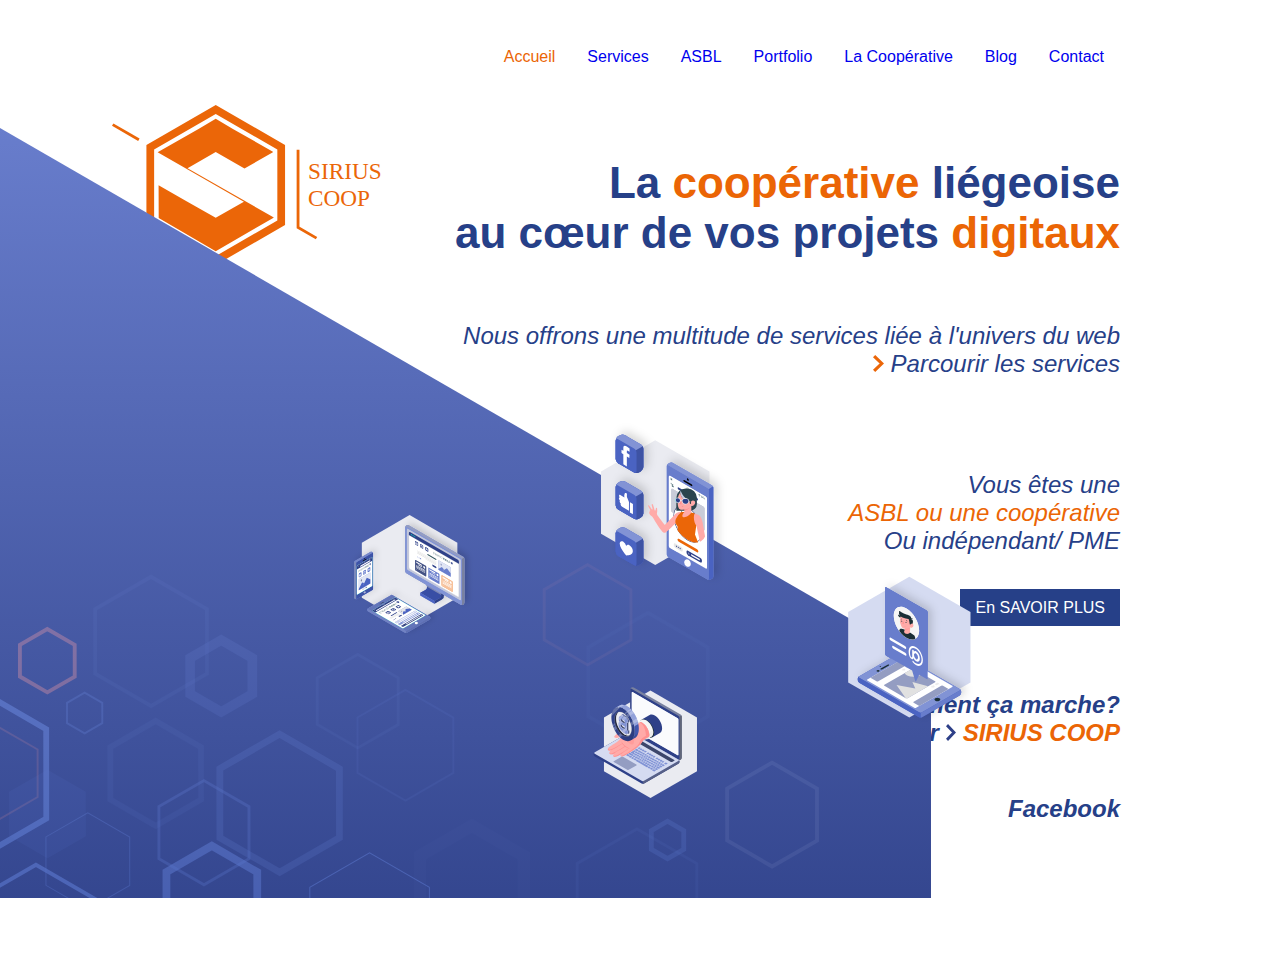
<file: index.html>
<!DOCTYPE html>
<html lang="fr">
  <head>
    <meta charset="UTF-8" />
    <meta name="viewport" content="width=device-width, initial-scale=1.0" />
    <title>Sirius Coop</title>
    <link rel="stylesheet" href="css/style.css" />
  </head>
  <body class="accueil">
    <div class="main-container">
      <header>
        <nav class="main-nav" role="navigation">
          <ul class="main-menu">
            <li class="active"><a href="index.html">Accueil</a></li>
            <li><a href="services.html">Services</a></li>
            <li><a href="asbl.html">ASBL</a></li>
            <li><a href="portfolio.html">Portfolio</a></li>
            <li><a href="lacooperative.html">La Coopérative</a></li>
            <li><a href="blog.html">Blog</a></li>
            <li><a href="contact.html">Contact</a></li>
          </ul>
        </nav>
      </header>
      <div class="logo">
        <img src="img/SiriusCoop.svg" alt="logo du site" />
      </div>
      <!--Home page starting-->
      <section id="accueil" class="home-section active">
        <div class="home-section__content">
          <div class="home-section__content--text">
            <div class="home-section__content__text--title">
              <h1>
                La
                <span class="orange-color">coopérative</span>
                liégeoise
                <br />
                au cœur de vos projets
                <span class="orange-color">digitaux</span>
              </h1>
            </div>
            <div class="home-section__content__text--presentation">
              <p>
                Nous offrons une multitude de services liée à l'univers du web
                <br />
                <a href="services.html">
                  <img src="img/arrow-orange.svg" alt="" />
                </a>
                Parcourir les services
              </p>
            </div>
            <div class="home-section__content__text--options">
              <p>
                Vous êtes une
                <br />
                <span class="orange-color">ASBL ou une coopérative</span>
                <br />
                Ou indépendant/ PME
              </p>
            </div>

            <a class="home-section__content__text--contact-btn" href="#contact">
              En SAVOIR PLUS
            </a>
            <div class="home-section__content__text--infos">
              <p>
                Une coopérative? Qu'est ce que c'est? Comment ça marche?
                <br />
                En savoir plus sur
                <img src="img/arrow-blue (1).svg" />
                <a class="orange-color" href="#coopérative">SIRIUS COOP</a>
              </p>
              <div class="contacter">
                <p class="number">0486269138</p>
                <p class="mail">info@siriuscoop.be</p>
                <p class="facebook">Facebook</p>
              </div>
            </div>
          </div>
          <div class="home-section__content--images">
            <img class="img1" src="img/Site Internet.svg" alt="" />
            <img class="img2" src="img/Strategie Digitale.svg" alt="" />
            <img class="img3" src="img/E-Commerce - ERP.svg" alt="" />
            <img class="img4" src="img/Personal Bandring.svg" alt="" />
          </div>
        </div>
      </section>

      <!--End home page-->
    </div>
  </body>
</html>
</file>
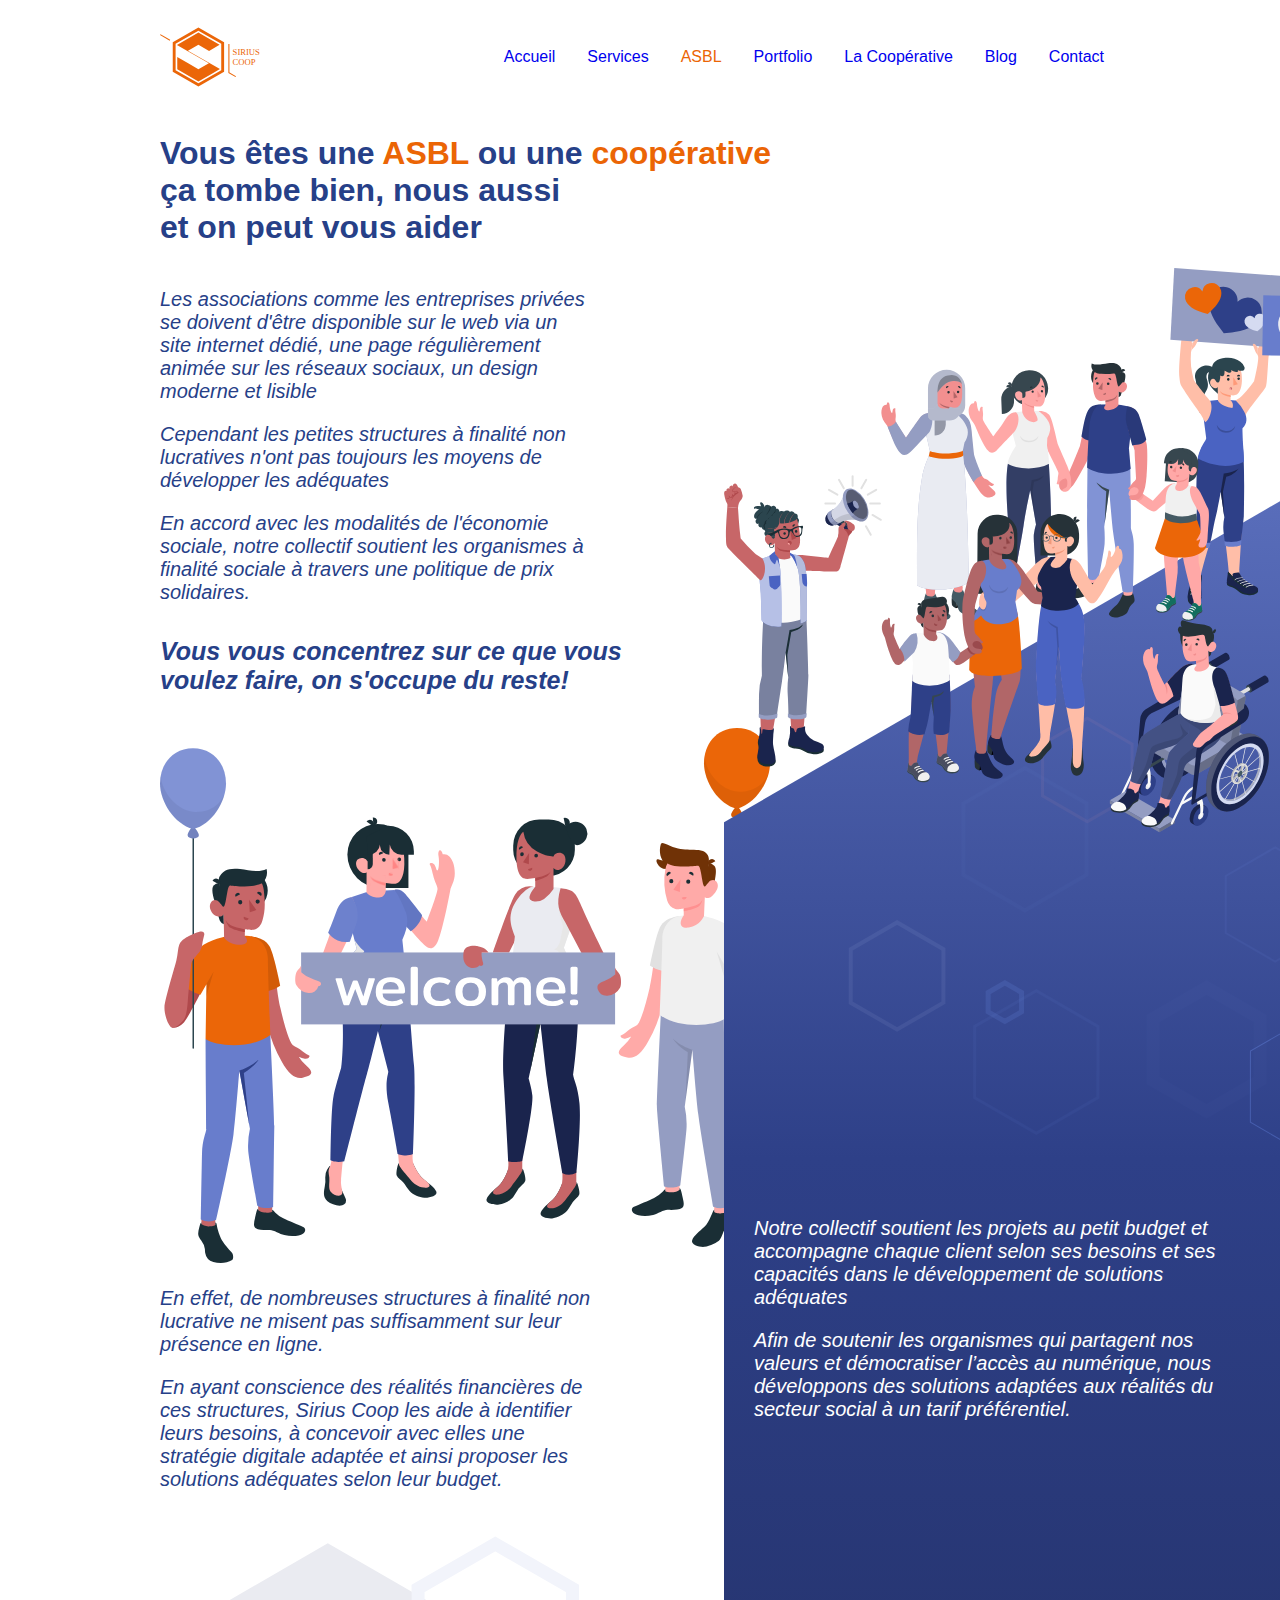
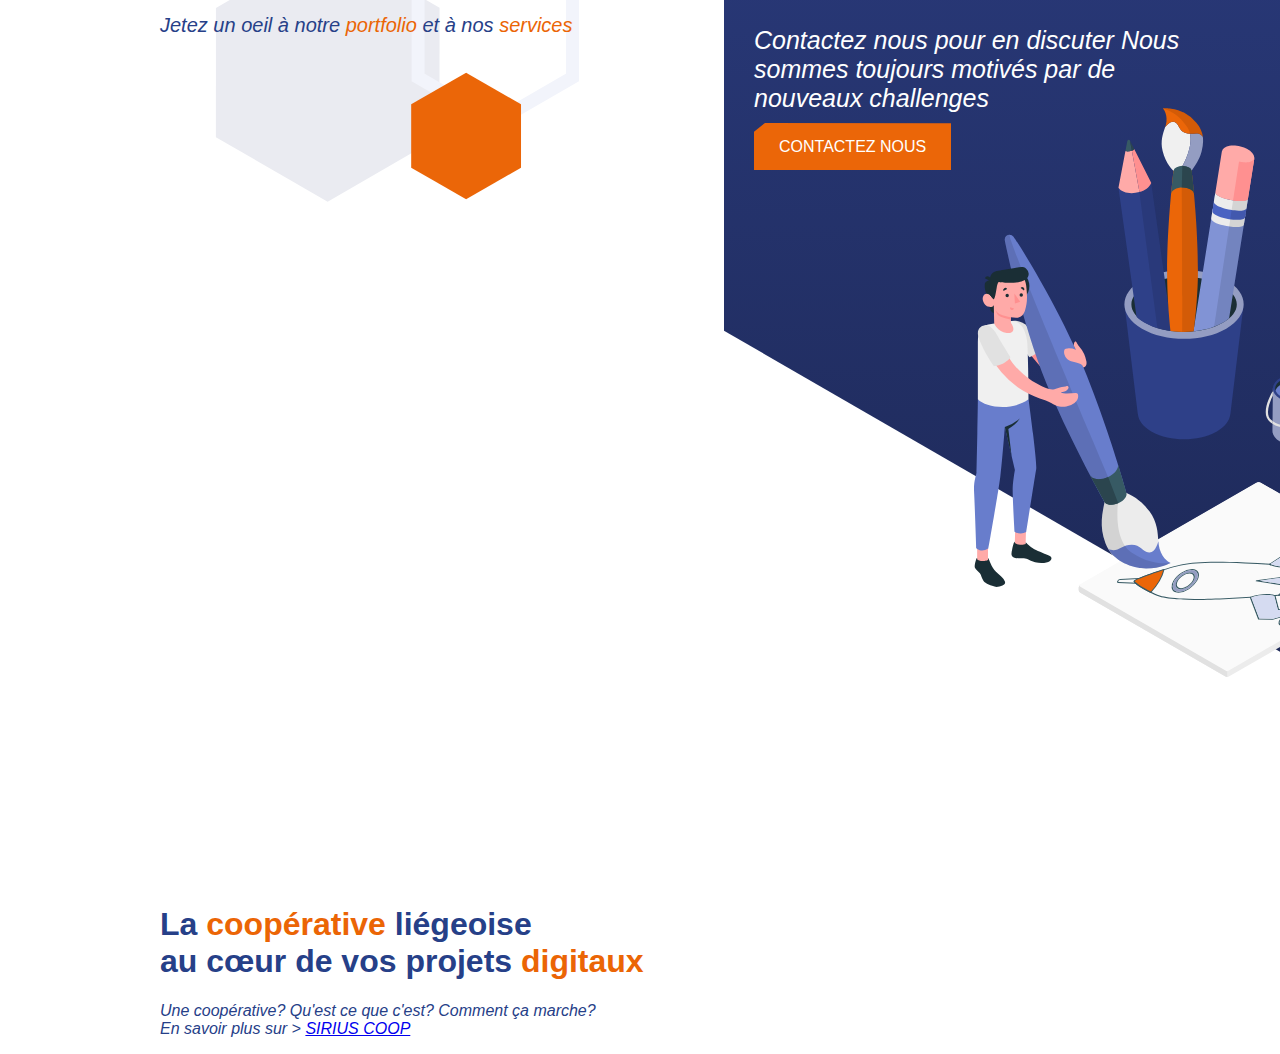
<file: asbl.html>
<!DOCTYPE html>
<html lang="en">
  <head>
    <meta charset="UTF-8" />
    <meta name="viewport" content="width=device-width, initial-scale=1.0" />
    <title>Sirius Coop</title>
    <link rel="stylesheet" href="css/style.css" />
  </head>
  <body>
    <div id="asbl" class="page-asbl">
      <!--header-->
      <header class="logo-header">
        <img src="img/SiriusCoop.svg" alt="logo du site" />
        <nav class="main-nav" role="navigation">
          <ul class="main-menu">
            <li><a href="index.html">Accueil</a></li>
            <li><a href="services.html">Services</a></li>
            <li class="active"><a href="asbl.html">ASBL</a></li>
            <li><a href="portfolio.html">Portfolio</a></li>
            <li><a href="lacooperative.html">La Coopérative</a></li>
            <li><a href="blog.html">Blog</a></li>
            <li><a href="contact.html">Contact</a></li>
          </ul>
        </nav>
      </header>
      <!--contenu principal-->
      <div id="asblContent" class="asblContainer">
        <h1 class="asblContainer__textIntroductif">
          Vous êtes une
          <a class="orange" href="asbl.html">ASBL</a>
          ou une
          <a class="orange" href="lacooperative.html">coopérative</a>
          <br />
          ça tombe bien, nous aussi
          <br />
          et on peut vous aider
        </h1>
        <div class="asblContainer__flex-content">
          <div class="flex-content__colonne1">
            <p>
              Les associations comme les entreprises privées se doivent d'être
              disponible sur le web via un site internet dédié, une page
              régulièrement animée sur les réseaux sociaux, un design moderne et
              lisible
            </p>
            <p>
              Cependant les petites structures à finalité non lucratives n'ont
              pas toujours les moyens de développer les adéquates
            </p>
            <p>
              En accord avec les modalités de l'économie sociale, notre
              collectif soutient les organismes à finalité sociale à travers une
              politique de prix solidaires.
            </p>
            <h4>
              Vous vous concentrez sur ce que vous
              <br />
              voulez faire, on s'occupe du reste!
            </h4>
            <img src="img/welcome.svg" alt="" />
            <div class="flex-content__colonne1--text">
              <p>
                En effet, de nombreuses structures à finalité non lucrative ne
                misent pas suffisamment sur leur présence en ligne.
              </p>
              <p>
                En ayant conscience des réalités financières de ces structures,
                Sirius Coop les aide à identifier leurs besoins, à concevoir
                avec elles une stratégie digitale adaptée et ainsi proposer les
                solutions adéquates selon leur budget.
              </p>
            </div>
            <div class="flex-content__colonne1--backgroundMozaique">
              <img src="img/cta-background.svg" alt="" />
              <p>
                Jetez un oeil à notre
                <span class="orange-color">portfolio</span>
                et à nos
                <span class="orange-color">services</span>
              </p>
            </div>
          </div>
          <div class="flex-content__colonne2">
            <div class="flex-content__colonne2--peopleSvg">
              <img src="img/people.svg" alt="" />
            </div>
            <div class="flex-content__colonne2--text">
              <p>
                Notre collectif soutient les projets au petit budget et
                accompagne chaque client selon ses besoins et ses capacités dans
                le développement de solutions adéquates
              </p>
              <p>
                Afin de soutenir les organismes qui partagent nos valeurs et
                démocratiser l’accès au numérique, nous développons des
                solutions adaptées aux réalités du secteur social à un tarif
                préférentiel.
              </p>
            </div>
            <div class="flex-content__colonne2--calltoaction">
              <p>
                Contactez nous pour en discuter Nous sommes toujours motivés par
                de nouveaux challenges
              </p>
              <a href="contact.html">CONTACTEZ NOUS</a>
            </div>
            <div class="flex-content__colonne2--rocketSvg">
              <img src="img/drawing-rocket.svg" alt="" />
            </div>
          </div>
        </div>
        <div class="asblContainer__baspage">
          <div class="baspage__text">
            <h1>
              La
              <span class="orange-color">coopérative</span>
              liégeoise
              <br />
              au cœur de vos projets
              <span class="orange-color">digitaux</span>
            </h1>
            <p>
              Une coopérative? Qu'est ce que c'est? Comment ça marche?
              <br />
              En savoir plus sur >
              <a href="#coopérative">SIRIUS COOP</a>
            </p>
          </div>
          <div class="baspage__contact"></div>
        </div>
      </div>
      <!--fin contenu principal-->
      <footer></footer>
    </div>
  </body>
</html>
</file>
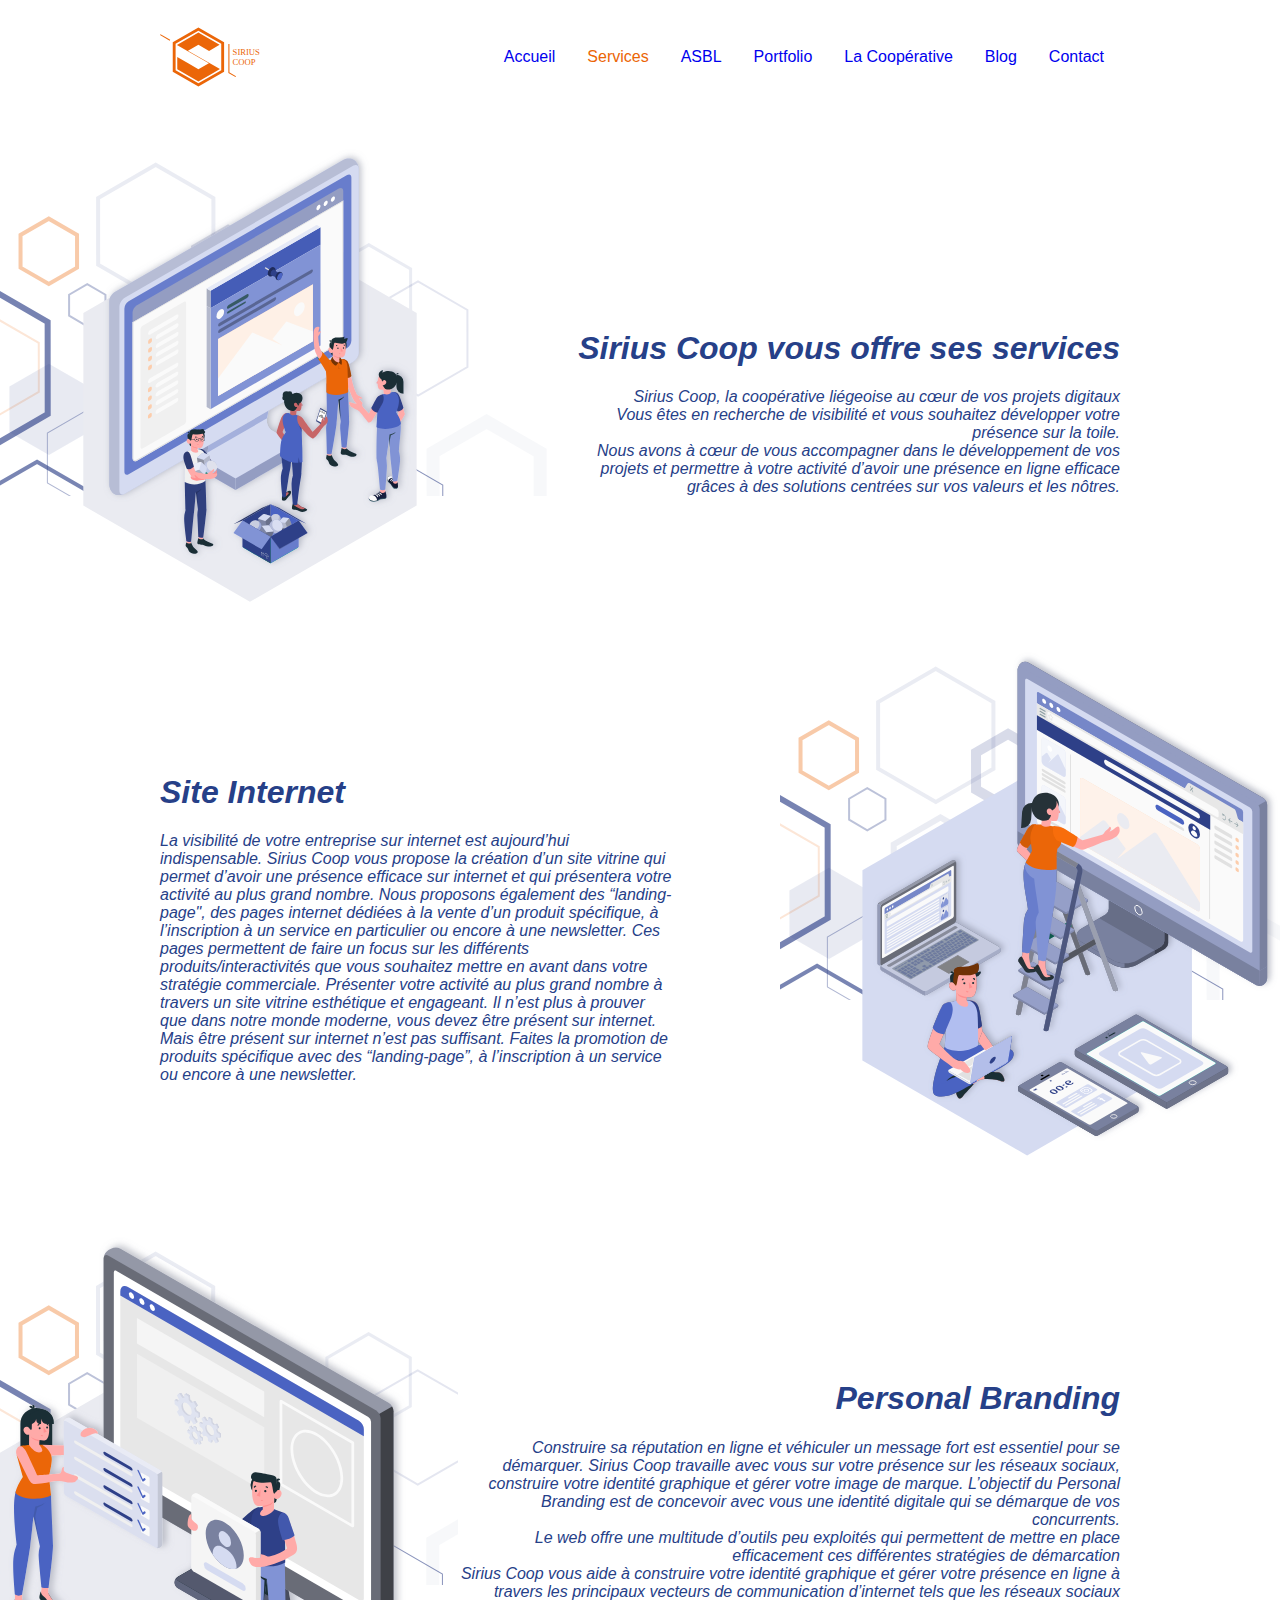
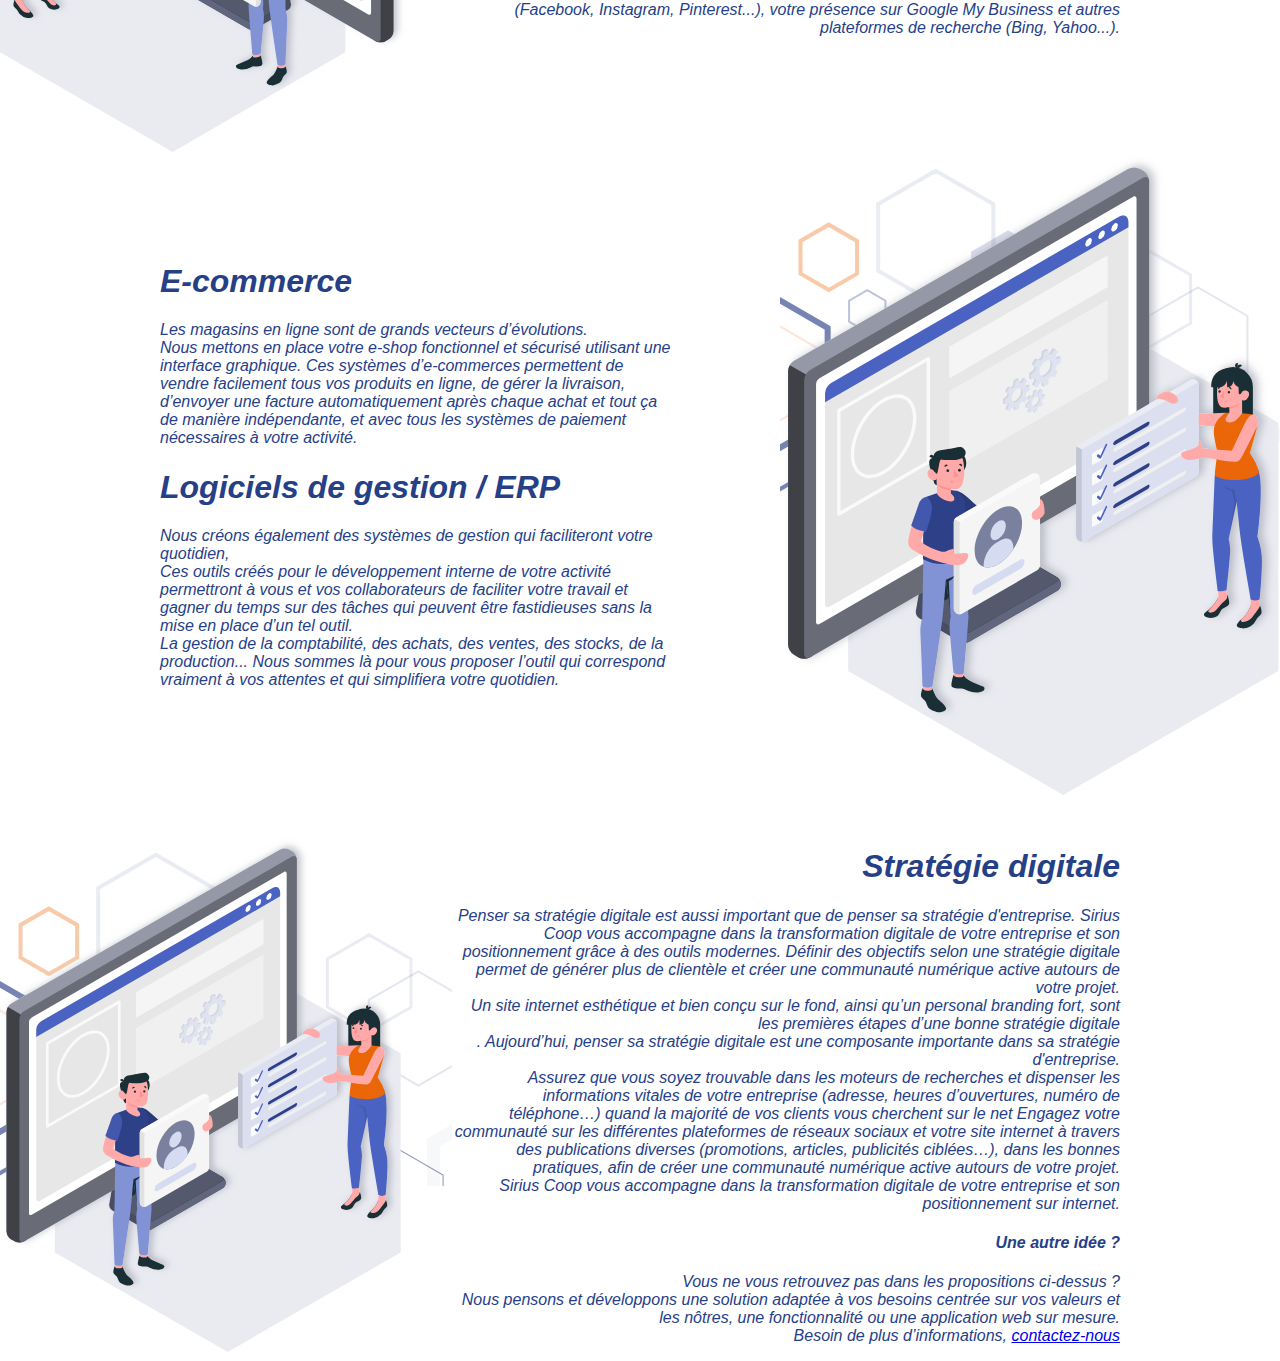
<file: services.html>
<!DOCTYPE html>
<html lang="fr">
<head>
  <meta charset="UTF-8">
  <meta name="viewport" content="width=device-width, initial-scale=1.0">
  <title>Sirius Coop</title>
  <link rel="stylesheet" href="css/style.css" />
</head>
<body>
  <div id="services" class="services-page">
    <!--header-->
    <header class="logo-header">
      <img src="img/SiriusCoop.svg" alt="logo du site" />
      <nav class="main-nav" role="navigation">
        <ul class="main-menu">
          <li><a href="index.html">Accueil</a></li>
          <li class="active"><a href="services.html">Services</a></li>
          <li><a href="asbl.html">ASBL</a></li>
          <li><a href="portfolio.html">Portfolio</a></li>
          <li><a href="lacooperative.html">La Coopérative</a></li>
          <li><a href="blog.html">Blog</a></li>
          <li><a href="contact.html">Contact</a></li>
        </ul>
      </nav>
    </header>
    <!--fin header-->
    <!--contenu principal-->
    <div class="services-page__container">
      <div class="services-page__container--services">
        <img src="img/services-header.svg" />
        <div class="textService">
          <h1>Sirius Coop vous offre ses services</h1>
          <p>
            Sirius Coop, la coopérative liégeoise au cœur de vos projets
            digitaux
            <br />
            Vous êtes en recherche de visibilité et vous souhaitez
            développer votre présence sur la toile.
            <br />
            Nous avons à cœur de vous accompagner dans le développement de
            vos projets et permettre à votre activité d’avoir une présence
            en ligne efficace grâces à des solutions centrées sur vos
            valeurs et les nôtres.
          </p>
        </div>
      </div>
      <div class="services-page__container--siteInternet">
        <div class="textSiteinternet">
          <h1>Site Internet</h1>
          <p>
            La visibilité de votre entreprise sur internet est aujourd’hui
            indispensable. Sirius Coop vous propose la création d’un site
            vitrine qui permet d’avoir une présence efficace sur internet et
            qui présentera votre activité au plus grand nombre. Nous
            proposons également des “landing-page", des pages internet
            dédiées à la vente d’un produit spécifique, à l’inscription à un
            service en particulier ou encore à une newsletter. Ces pages
            permettent de faire un focus sur les différents
            produits/interactivités que vous souhaitez mettre en avant dans
            votre stratégie commerciale. Présenter votre activité au plus
            grand nombre à travers un site vitrine esthétique et engageant.
            Il n’est plus à prouver que dans notre monde moderne, vous devez
            être présent sur internet. Mais être présent sur internet n’est
            pas suffisant. Faites la promotion de produits spécifique avec
            des “landing-page”, à l’inscription à un service ou encore à une
            newsletter.
          </p>
        </div>
        <img src="img/Services Internet.svg" />
      </div>
      <div class="services-page__container--personalBranding">
        <img src="img/identite-digitale.svg" />
        <div class="textPersonalbranding">
          <h1>Personal Branding</h1>
          <p>
          Construire sa réputation en ligne et véhiculer un message fort est essentiel pour se démarquer. Sirius Coop travaille avec vous sur votre présence sur les réseaux sociaux, construire votre identité graphique et gérer votre image de marque. L’objectif du Personal Branding est de concevoir avec vous une identité digitale qui se démarque de vos concurrents.<br>
          Le web offre une multitude d’outils peu exploités qui permettent de mettre en place efficacement ces différentes stratégies de démarcation<br>
          Sirius Coop vous aide à construire votre identité graphique et gérer votre présence en ligne à travers les principaux vecteurs de communication d’internet tels que les réseaux sociaux (Facebook, Instagram, Pinterest...), votre présence sur Google My Business et autres plateformes de recherche (Bing, Yahoo...).
          </p>
        </div>
      </div>
      <div class="services-page__container--eCommerceErp">
        <div class="textEcommerceErp">
          <p>
            <h1> E-commerce</h1>
              Les magasins en ligne sont de grands vecteurs d’évolutions.<br>
            Nous mettons en place votre e-shop fonctionnel et sécurisé utilisant une interface graphique. Ces systèmes d’e-commerces permettent de vendre facilement tous vos produits en ligne, de gérer la livraison, d’envoyer une facture automatiquement après chaque achat et tout ça de manière indépendante, et avec tous les systèmes de paiement nécessaires à votre activité.<br>
            <h1>Logiciels de gestion / ERP</h1>
            Nous créons également des systèmes de gestion qui faciliteront votre quotidien,<br>
            Ces outils créés pour le développement interne de votre activité permettront à vous et vos collaborateurs de faciliter votre travail et gagner du temps sur des tâches qui peuvent être fastidieuses sans la mise en place d’un tel outil.<br>
            La gestion de la comptabilité, des achats, des ventes, des stocks, de la production... Nous sommes là pour vous proposer l’outil qui correspond vraiment à vos attentes et qui simplifiera votre quotidien.
          </p>
        </div>
        <img src="img/e-commerce-erp.svg" />
      </div>
      <div class="services-page__container--StrategieDigitale">
        <img src="img/e-commerce-erp.svg" />
        <div class="textStrategieDigitale">
          <p>
            <h1>Stratégie digitale</h1>
            Penser sa stratégie digitale est aussi important que de penser sa stratégie d'entreprise. Sirius Coop vous accompagne dans la transformation digitale de votre entreprise et son positionnement grâce à des outils modernes. Définir des objectifs selon une stratégie digitale permet de générer plus de clientèle et créer une communauté numérique active autours de votre projet.<br>

            Un site internet esthétique et bien conçu sur le fond, ainsi qu’un personal branding fort, sont les premières étapes d’une bonne stratégie digitale<br>.

            Aujourd’hui, penser sa stratégie digitale est une composante importante dans sa stratégie d'entreprise.<br>
            Assurez que vous soyez trouvable dans les moteurs de recherches et dispenser les informations vitales de votre entreprise (adresse, heures d’ouvertures, numéro de téléphone…) quand la majorité de vos clients vous cherchent sur le net
            Engagez votre communauté sur les différentes plateformes de réseaux sociaux et votre site internet à travers des publications diverses (promotions, articles, publicités ciblées…), dans les bonnes pratiques, afin de créer une communauté numérique active autours de votre projet.<br>

            Sirius Coop vous accompagne dans la transformation digitale de votre entreprise et son positionnement sur internet.
            <h4>Une autre idée ?</h4>
            Vous ne vous retrouvez pas dans les propositions ci-dessus ?<br>

            Nous pensons et développons une solution adaptée à vos besoins centrée sur vos valeurs et les nôtres, une fonctionnalité ou une application web sur mesure.<br>

            Besoin de plus d’informations, <a href="#">contactez-nous</a>
          </p>
        </div>
      </div>
    </div>
    <!--fin contenu principal-->
    <footer></footer>
  </div>
</body>
</html>
</file>
<file: css/style.css>
/* GLOBAL */
body {
  font-family: roboto, sans-serif;
  padding: 0%;
  margin: 0%;
}
/*img {
  width: 50%;
}*/
/* PAGE ACCUEIL*/
.accueil {
  overflow: hidden;
}
.main-container {
  width: 100vw;
  height: 100vh;
}
/* header page accueil */
.main-nav ul {
  display: flex;
  flex-direction: row;
  justify-content: flex-end;
  padding: 0%;
  margin: 2em 10em;
  list-style: none;
}
.main-nav {
  width: 100%;
}
.main-nav a {
  text-decoration: none;
  padding: 1em;
  text-align: center;
  display: inline-block;
}
.main-menu li.active a {
  color: #eb6505;
}
/*  global header autres pages*/
.logo-header {
  display: flex;
  flex-direction: row;
}
.logo-header img {
  width: 100px;
  margin-left: 10em;
}

/* logo de la page d'accueil*/
.logo {
  /*width: 50%;*/
  width: 300px;
  position: absolute;
  top: 90px;
  padding-top: 15px;
  padding-left: 7em;
}
.logo img {
  width: 90%;
}
/*  CONTENU PAGE D'ACCUEIL */
#accueil {
}
.home-section__content {
  height: 850px;
}

.home-section__content--text {
  text-align: right;
  margin-right: 10em;
  padding-top: 15px;
  color: #264088;
}
.home-section__content__text--title {
  padding-bottom: 10px;
  margin-top: 5px;
}
.home-section__content__text--title h1 {
  font-size: 44px;
  font-weight: bold;
}
.orange-color {
  color: #eb6505;
}
.home-section__content__text--presentation p {
  font-style: italic;
  font-size: 24px;
}
.home-section__content__text--presentation a {
  text-decoration: none;
}
.home-section__content__text--options {
  padding: 45px 0 20px;
}
.home-section__content__text--options p {
  text-align: right;
  font-style: italic;
  font-size: 24px;
}
.home-section__content__text--contact-btn {
  background-color: #264088;
  color: #ffffff;
  text-decoration: none;
  padding: 10px 15px;
}
.home-section__content__text--infos {
  font-weight: bold;
  font-size: 24px;
  font-style: oblique;
  padding-top: 50px;
}
.home-section__content__text--infos a {
  text-decoration: none;
}
.contacter {
  display: flex;
  flex-direction: row;
  justify-content: space-between;
  color: #264088;
}
.home-section__content--images {
  background-image: url(../img/blue-background-accueil.svg);
  background-repeat: no-repeat;
  position: relative;
  top: -719px;
  width: 974;
  height: 770px;
  /*width: 50vw;*/
  /*height: 50vh;*/
  background-position: bottom left;
}
.home-section__content--images img {
  width: 130px;
  position: absolute;
}
.img1 {
  top: 385px;
  left: 347px;
}
.img2 {
  top: 290px;
  left: 601px;
}
.img3 {
  top: 549px;
  left: 587px;
}
.img4 {
  top: 444px;
  left: 848px;
}

/* PAGE SERVICES */
.services-page__container {
  /*margin: 2em 7em;*/
  color: #264088;
  font-style: oblique;
  /*font-size: 20px;*/
}
.services-page__container h1 {
  font-weight: bold;
}
/* differents services de la coop */

.services-page__container--services {
  display: flex;
  flex-direction: row;
  justify-content: space-between;
  align-items: center;
  margin: 2em 10em 0 0;
}
.services-page__container--services img {
  padding-right: 50px;
}
.textService {
  text-align: right;
  padding-top: 25px;
}
/* Site internet */
.services-page__container--siteInternet {
  display: flex;
  flex-direction: row;
  justify-content: space-between;
  align-items: center;
}
.services-page__container--siteInternet img {
  text-align: right;
}
.textSiteinternet {
  margin-left: 10em;
  width: 40%;
}
/* Personal branding */
.services-page__container--personalBranding {
  display: flex;
  flex-direction: row;
  justify-content: space-between;
  align-items: center;
  margin: 2em 10em 0 0;
}
.services-page__container--personalBranding img {
  padding-right: 50px;
}
.textPersonalbranding {
  text-align: right;
  padding-top: 25px;
}
/* E-commerce/Erp */
.services-page__container--eCommerceErp {
  display: flex;
  flex-direction: row;
  justify-content: space-between;
  align-items: center;
}
.services-page__container--eCommerceErp img {
  text-align: right;
}
.textEcommerceErp {
  margin-left: 10em;
  width: 40%;
}
/* stratégie digitale*/

.services-page__container--StrategieDigitale {
  display: flex;
  flex-direction: row;
  justify-content: space-between;
  align-items: center;
  margin: 2em 10em 0 0;
}
.services-page__container--StrategieDigitale img {
  padding-right: 50px;
}
.textStrategieDigitale {
  text-align: right;
}
/* global page services*/
.services-page__container img {
  background-image: url(/img/mozaique-bottom-left.svg);
  background-repeat: no-repeat;
  width: 500px;
}
/* PAGE ASBL */
.asblContainer {
  margin-left: 10em;
}
.asblContainer__textIntroductif {
  color: #264088;
}
.asblContainer__textIntroductif a {
  color: #eb6505;
  text-decoration: none;
}
.asblContainer__flex-content {
  display: flex;
  flex-direction: row;
  justify-content: space-between;
}
/* Première colonne*/
.flex-content__colonne1 {
  color: #264088;
  width: 45%;
  padding-right: 60px;
}
.flex-content__colonne1 p {
  font-style: oblique;
  font-size: 20px;
  padding-right: 70px;
}
.flex-content__colonne1 h4 {
  font-size: 25px;
  font-style: oblique;
}
.asblContainer__baspage {
  display: flex;
  flex-direction: row;
  justify-content: space-between;
}
.baspage__text h1 {
  color: #264088;
}
.baspage__text p {
  color: #264088;
  font-style: oblique;
}
.flex-content__colonne1--backgroundMozaique {
  display: inline-block;
  position: relative;
}
.flex-content__colonne1--backgroundMozaique p {
  position: absolute;
  top: 83px;
  width: 100%;
}
/* deuxième colonne */
.flex-content__colonne2 {
  background-image: url(../img/asbl-background.svg);
  background-repeat: no-repeat;
  /*background-position-x: ;*/
  width: 969px;
  height: 2217px;
  margin-right: 0;
}
.flex-content__colonne2--peopleSvg {
}
.flex-content__colonne2--peopleSvg img {
  width: 926px;
  height: 575px;
}
.flex-content__colonne2--text {
  width: 50%;
  padding-left: 30px;
  padding-top: 350px;
}
.flex-content__colonne2--text p {
  font-style: oblique;
  font-size: 20px;
  color: #ffffff;
}
.flex-content__colonne2--calltoaction p {
  font-style: oblique;
  font-size: 25px;
  width: 50%;
  color: #ffffff;
  padding-left: 30px;
  padding-top: 180px;
}
.flex-content__colonne2--calltoaction a {
  background-image: url(../img/button-orange.svg);
  padding: 15px 25px;
  margin-left: 30px;
  color: #ffffff;
  text-decoration: none;
}
.flex-content__colonne2--rocketSvg img {
  position: relative;
  left: 250px;
  bottom: 63px;
}
</file>
